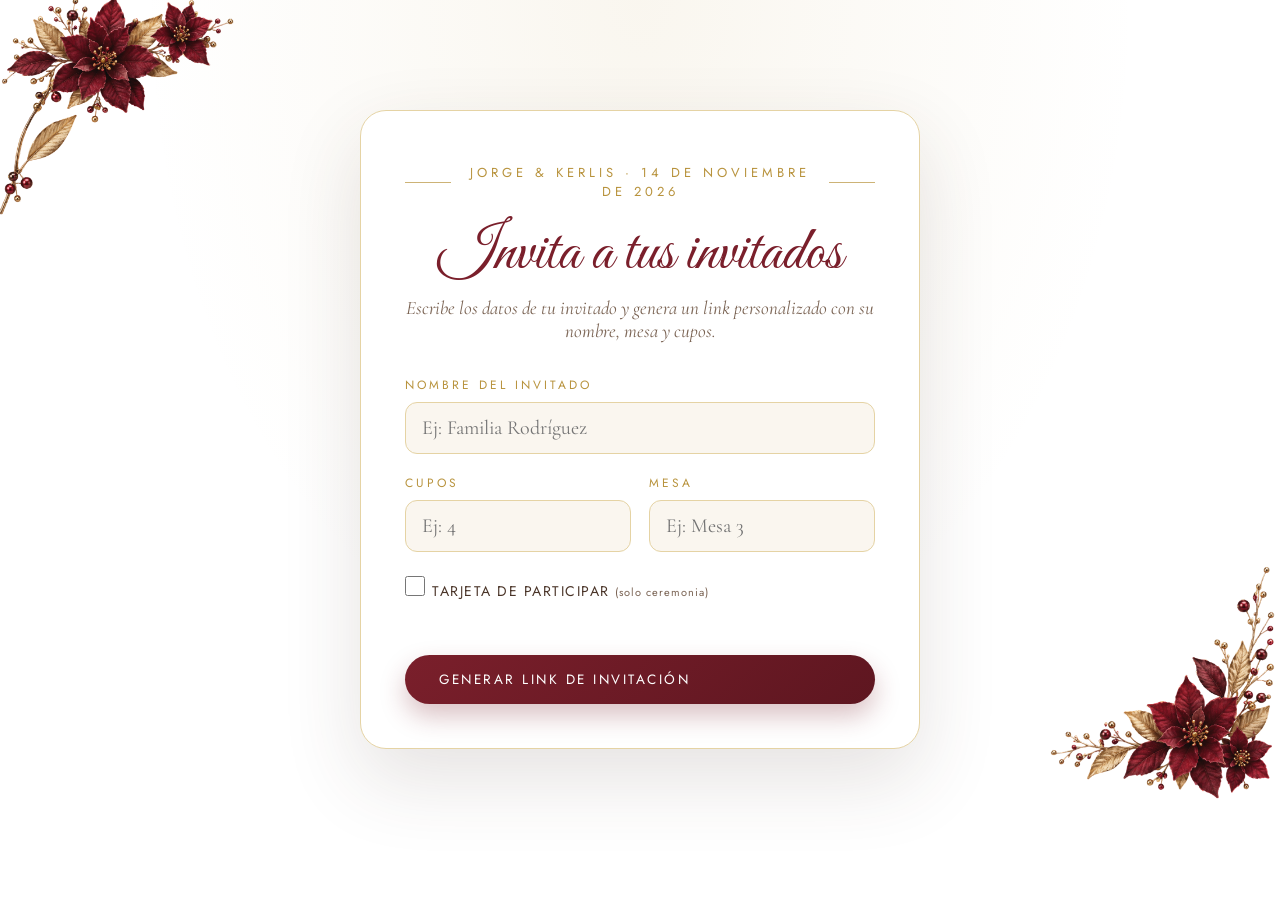
<file: index.html>
<!DOCTYPE html>
<html lang="es">
<head>
  <meta charset="UTF-8">
  <meta name="viewport" content="width=device-width, initial-scale=1.0">
  <title> Jorge &amp; Kerlis — Generar invitación</title>
  <meta name="description" content="Genera el link personalizado de invitación a la boda de Jorge y Kerlis.">
  <link rel="preconnect" href="https://fonts.googleapis.com">
  <link rel="preconnect" href="https://fonts.gstatic.com" crossorigin>
  <link rel="stylesheet" href="css/styles.css">
  <link rel="shortcut icon" href="./assets/img/jk-logo.png" type="image/png-icon">
</head>
<body>

  <main class="pagina-invitador">
    <img class="overlay-flor sup-izq" src="assets/img/flor1.png" alt="" aria-hidden="true">
    <img class="overlay-flor inf-der" src="assets/img/flor2.png" alt="" aria-hidden="true">

    <section class="invitador-tarjeta reveal visible">
      <p class="etiqueta">Jorge &amp; Kerlis · 14 de Noviembre de 2026</p>
      <h1 class="titulo-script" style="margin-top:18px;">Invita a tus invitados</h1>
      <p class="invitador-sub">Escribe los datos de tu invitado y genera un link personalizado con su nombre, mesa y cupos.</p>

      <form class="invitador-form" id="form-invitador" novalidate>
        <div class="campo">
          <label for="campo-nombre">Nombre del invitado</label>
          <input type="text" id="campo-nombre" placeholder="Ej: Familia Rodríguez" autocomplete="off" required>
        </div>
        <div class="campo-doble">
          <div class="campo">
            <label for="campo-cupos">Cupos</label>
            <input type="number" id="campo-cupos" min="1" max="20" placeholder="Ej: 4" autocomplete="off">
          </div>
          <div class="campo">
            <label for="campo-mesa">Mesa</label>
            <input type="text" id="campo-mesa" placeholder="Ej: Mesa 3" autocomplete="off">
          </div>
        </div>
        <div class="campo campo-check">
          <label class="check-label" for="campo-participante">
            <input type="checkbox" id="campo-participante">
            <span class="check-texto">Tarjeta de participar <span class="check-nota">(solo ceremonia)</span></span>
          </label>
        </div>
        <button type="submit" class="boton">Generar link de invitación</button>
      </form>

      <div class="link-generado" id="link-generado">
        <p class="etiqueta">Link personalizado</p>
        <div class="link-caja">
          <input type="text" id="input-link" readonly aria-label="Link de invitación generado">
          <button type="button" class="boton" id="boton-copiar">Copiar</button>
        </div>
        <p class="link-nota">Comparte este link con tu invitado. Al abrirlo verá la invitación con sus datos.</p>
        <p class="copiado-aviso" id="copiado-aviso">¡Link copiado!</p>
      </div>
    </section>
  </main>

  <script src="js/index.js"></script>
</body>
</html>
</file>
<file: css/styles.css>
/* ============================================================
   KERLIS & JORGE — Invitación de Boda Virtual
   ============================================================ */

@import url('https://fonts.googleapis.com/css2?family=Great+Vibes&family=Cormorant+Garamond:ital,wght@0,400;0,500;0,600;1,400;1,500&family=Jost:wght@300;400;500&display=swap');

:root {
  --burdeos: #7a1f2b;
  --burdeos-oscuro: #5e1620;
  --burdeos-claro: #a03040;
  --dorado: #b8933d;
  --dorado-claro: #c9a961;
  --dorado-suave: #e5d3a4;
  --crema: #faf6ef;
  --crema-2: #f5eee1;
  --blanco: #ffffff;
  --tinta: #4a3428;
  --tinta-suave: #7a6353;
  --font-script: 'Great Vibes', cursive;
  --font-serif: 'Cormorant Garamond', serif;
  --font-sans: 'Jost', sans-serif;
}

* { margin: 0; padding: 0; box-sizing: border-box; }

html { scroll-behavior: smooth; }

body {
  font-family: var(--font-serif);
  color: var(--tinta);
  background: var(--blanco);
  overflow-x: hidden;
  -webkit-font-smoothing: antialiased;
}

img { max-width: 100%; display: block; }

::selection { background: var(--dorado-suave); }

/* ------------------------------------------------------------
   Utilidades
------------------------------------------------------------ */
.script { font-family: var(--font-script); }

.seccion {
  position: relative;
  padding: 110px 24px 130px;
}

.seccion-crema { background: var(--crema); }
.seccion-blanca { background: var(--blanco); }

.contenedor {
  max-width: 1080px;
  margin: 0 auto;
  position: relative;
  z-index: 2;
}

.etiqueta {
  font-family: var(--font-sans);
  font-size: 13px;
  letter-spacing: 4px;
  text-transform: uppercase;
  color: var(--dorado);
  display: flex;
  align-items: center;
  justify-content: center;
  gap: 14px;
}

.etiqueta::before,
.etiqueta::after {
  content: '';
  width: 56px;
  height: 1px;
  background: var(--dorado);
  opacity: 0.7;
}

.titulo-script {
  font-family: var(--font-script);
  font-weight: 400;
  color: var(--burdeos);
  font-size: clamp(52px, 8vw, 88px);
  line-height: 1.15;
  text-align: center;
}

.ramita {
  width: 200px;
  margin: 18px auto 0;
  opacity: 0.95;
}

/* ------------------------------------------------------------
   Animaciones de aparición al hacer scroll
------------------------------------------------------------ */
.reveal {
  opacity: 0;
  transform: translateY(46px);
  transition: opacity 1s cubic-bezier(0.22, 1, 0.36, 1),
              transform 1s cubic-bezier(0.22, 1, 0.36, 1);
  transition-delay: var(--reveal-delay, 0s);
  will-change: opacity, transform;
}
.reveal.visible { opacity: 1; transform: translateY(0); }

.reveal-left { transform: translateX(-56px); }
.reveal-right { transform: translateX(56px); }
.reveal-zoom { transform: scale(0.9); }
.reveal-left.visible, .reveal-right.visible, .reveal-zoom.visible { transform: translate(0) scale(1); }

.reveal-flor { opacity: 0; transform: scale(0.4) rotate(-30deg); transition: all 1.2s cubic-bezier(0.34, 1.56, 0.64, 1); transition-delay: var(--reveal-delay, 0s); }
.reveal-flor.visible { opacity: 1; transform: scale(1) rotate(0); }

@media (prefers-reduced-motion: reduce) {
  .reveal, .reveal-flor { opacity: 1 !important; transform: none !important; transition: none !important; }
}

/* ============================================================
   1. OVERLAY DE INVITACIÓN
================================================================= */
#overlay {
  position: fixed;
  inset: 0;
  z-index: 1000;
  background:
    radial-gradient(ellipse at 50% 30%, rgba(201, 169, 97, 0.07), transparent 60%),
    var(--blanco);
  display: flex;
  flex-direction: column;
  transition: opacity 1.1s ease, visibility 1.1s;
}
#overlay.abierto {
  opacity: 0;
  visibility: hidden;
  pointer-events: none;
}

.overlay-flor {
  position: absolute;
  width: min(340px, 42vw);
  opacity: 0.95;
  pointer-events: none;
}
.overlay-flor.sup-izq { top: -12px; left: -12px; }
.overlay-flor.inf-der { bottom: 60px; right: -12px; }
@media (max-width: 640px) {
  .overlay-flor { width: 190px; }
  .overlay-flor.inf-der { bottom: 90px; }
}

.overlay-contenido {
  flex: 1;
  display: flex;
  flex-direction: column;
  align-items: center;
  justify-content: center;
  text-align: center;
  padding: 80px 28px 20px;
  max-width: 720px;
  width: 100%;
  margin: 0 auto;
  animation: flotar-suave 5s ease-in-out infinite;
}
@keyframes flotar-suave {
  0%, 100% { transform: translateY(0); }
  50% { transform: translateY(-10px); }
}

.overlay-saludo {
  font-style: italic;
  font-size: clamp(20px, 3vw, 27px);
  color: var(--tinta);
  max-width: 560px;
  margin: 0 auto;
  line-height: 1.5;
}

.overlay-nombre {
  font-family: var(--font-script);
  font-size: clamp(58px, 9vw, 96px);
  color: var(--burdeos);
  margin: 26px 0 8px;
  line-height: 1.1;
  word-break: break-word;
}

.overlay-detalles {
  font-family: var(--font-sans);
  font-size: 14px;
  letter-spacing: 3.5px;
  text-transform: uppercase;
  color: var(--dorado);
  display: flex;
  align-items: center;
  justify-content: center;
  gap: 16px;
  flex-wrap: wrap;
}
.overlay-detalles .dot {
  width: 5px; height: 5px;
  border-radius: 50%;
  background: var(--burdeos-claro);
  display: inline-block;
}

.overlay-instruccion {
  margin-top: 44px;
  font-size: clamp(19px, 2.6vw, 24px);
  font-style: italic;
  color: var(--tinta-suave);
  line-height: 1.55;
}

/* --- Sobre animado --- */
.sobre-contenedor {
  margin: 46px auto 0;
  width: 190px;
  height: 128px;
  cursor: pointer;
  position: relative;
  transition: transform 0.35s ease;
  animation: pulse-sobre 2.6s ease-in-out infinite;
}
.sobre-contenedor:hover { transform: scale(1.06); }
@keyframes pulse-sobre {
  0%, 100% { filter: drop-shadow(0 10px 18px rgba(122, 31, 43, 0.18)); }
  50% { filter: drop-shadow(0 16px 28px rgba(122, 31, 43, 0.3)); }
}

.sobre { position: absolute; inset: 0; }
.sobre-cuerpo {
  position: absolute;
  inset: 0;
  background: linear-gradient(160deg, #fffdf8, var(--crema-2));
  border: 1.5px solid var(--dorado);
  border-radius: 8px;
  box-shadow: 0 14px 34px rgba(74, 52, 40, 0.16);
  overflow: hidden;
}
.sobre-cuerpo::after {
  content: '';
  position: absolute;
  inset: 7px;
  border: 1px solid rgba(184, 147, 61, 0.35);
  border-radius: 5px;
  pointer-events: none;
}
.sobre-solapa {
  position: absolute;
  top: 0; left: 0; right: 0;
  height: 62%;
  background: linear-gradient(200deg, #fdfaf3, #f3ead8);
  border: 1.5px solid var(--dorado);
  border-bottom: none;
  border-radius: 8px 8px 0 0;
  clip-path: polygon(0 0, 100% 0, 50% 100%);
  transform-origin: top center;
  transition: transform 0.7s cubic-bezier(0.65, 0, 0.35, 1), opacity 0.7s 0.25s;
  z-index: 3;
}
.sobre-contenido-interno {
  position: absolute;
  top: 12%; left: 8%; right: 8%;
  background: var(--blanco);
  border: 1px solid var(--dorado-suave);
  border-radius: 4px;
  padding: 14px 10px;
  font-family: var(--font-script);
  color: var(--burdeos);
  font-size: 26px;
  z-index: 1;
  transform: translateY(-14px);
  opacity: 0.95;
}
.sobre-sello {
  position: absolute;
  top: 52%; left: 50%;
  transform: translate(-50%, -50%);
  width: 44px; height: 44px;
  z-index: 4;
  transition: opacity 0.5s, transform 0.5s;
}
.sobre-sello svg { width: 100%; height: 100%; }

#overlay.abriendo .sobre-solapa { transform: rotateX(178deg); opacity: 0; }
#overlay.abriendo .sobre-sello { opacity: 0; transform: translate(-50%, -50%) scale(0.4); }
#overlay.abriendo .sobre-contenido-interno { animation: carta-sube 0.9s 0.35s cubic-bezier(0.22, 1, 0.36, 1) forwards; }
@keyframes carta-sube {
  to { transform: translateY(-46px) scale(1.04); opacity: 0; }
}

.sobre-texto {
  margin-top: 16px;
  font-family: var(--font-sans);
  font-size: 12px;
  letter-spacing: 3px;
  text-transform: uppercase;
  color: var(--tinta-suave);
  animation: parpadeo-pista 2s ease-in-out infinite;
}
@keyframes parpadeo-pista { 0%, 100% { opacity: 1; } 50% { opacity: 0.45; } }

/* --- Ondas inferiores del overlay --- */
.ondas {
  position: absolute;
  width: 100%;
  height: 110px;
  flex-shrink: 0;
  pointer-events: none;
  line-height: 0;
  bottom: 0px;
  left: 0px;
}
.ondas svg {
  position: absolute;
  bottom: 0;
  left: 0;
  width: 100%;
  height: 100%;
  display: block;
}

/* --- Indicador de scroll --- */
#indicador-scroll {
  position: fixed;
  bottom: 26px;
  left: 50%;
  transform: translateX(-50%);
  z-index: 900;
  display: none;
  flex-direction: column;
  align-items: center;
  gap: 6px;
  background: rgba(255, 255, 255, 0.92);
  border: 1.5px solid var(--dorado);
  border-radius: 999px;
  padding: 12px 26px 14px;
  box-shadow: 0 12px 30px rgba(74, 52, 40, 0.18);
  cursor: pointer;
  font-family: var(--font-sans);
  font-size: 12px;
  letter-spacing: 3px;
  text-transform: uppercase;
  text-align: center;
  color: var(--burdeos);
  backdrop-filter: blur(6px);
  transition: opacity 0.5s ease, transform 0.5s ease;
}
#indicador-scroll.visible { display: flex; }
#indicador-scroll.oculto { opacity: 0; transform: translateX(-50%) translateY(16px); pointer-events: none; }
#indicador-scroll svg {
  width: 20px;
  height: 20px;
  animation: flecha-baja 1.6s ease-in-out infinite;
}
@keyframes flecha-baja {
  0%, 100% { transform: translateY(0); opacity: 1; }
  50% { transform: translateY(6px); opacity: 0.55; }
}

/* ============================================================
   2. VIDEO
================================================================= */
.seccion-video {
  background: var(--blanco);
  padding: 90px 24px 100px;
  text-align: center;
}
.video-marco {
  position: relative;
  width: min(400px, 82vw);
  margin: 0;
  aspect-ratio: 9 / 16;
  border-radius: 0;
  overflow: hidden;
  background: linear-gradient(165deg, var(--crema), var(--crema-2));
}
.video-marco video {
  width: 100%;
  height: 100%;
  object-fit: cover;
  display: block;
}
.video-placeholder {
  position: absolute;
  inset: 0;
  display: flex;
  flex-direction: column;
  align-items: center;
  justify-content: center;
  gap: 14px;
  color: var(--tinta-suave);
  background:
    radial-gradient(circle at 50% 42%, rgba(201, 169, 97, 0.14), transparent 62%),
    linear-gradient(165deg, var(--crema), var(--crema-2));
  transition: opacity 0.8s ease;
}
.video-placeholder.oculto { opacity: 0; pointer-events: none; }
.video-placeholder .icono-camara-grande { width: 64px; height: 64px; opacity: 0.6; }
.video-placeholder p {
  font-family: var(--font-sans);
  font-size: 12.5px;
  letter-spacing: 2.5px;
  text-transform: uppercase;
  padding: 0 30px;
  line-height: 1.9;
}
.video-placeholder .flor-video { position: absolute; width: 110px; opacity: 0.85; }
.video-placeholder .flor-video.si { top: 6px; left: 6px; }
.video-placeholder .flor-video.id { bottom: 6px; right: 6px; }

/* ============================================================
   3. DESCRIPCIÓN + TEMPORIZADOR
================================================================= */
.seccion-descripcion { text-align: center; }

.descripcion-texto {
  max-width: 760px;
  margin: 34px auto 0;
  font-size: clamp(20px, 2.8vw, 26px);
  line-height: 1.75;
  font-style: italic;
  color: var(--tinta);
}
.descripcion-texto strong { color: var(--burdeos); font-weight: 600; }

.descripcion-firma {
  margin-top: 40px;
  display: flex;
  flex-direction: column;
  align-items: center;
  gap: 4px;
}
.descripcion-firma .script { font-size: clamp(40px, 6vw, 58px); color: var(--burdeos); }
.descripcion-firma .fecha {
  font-family: var(--font-sans);
  letter-spacing: 5px;
  font-size: 14px;
  text-transform: uppercase;
  color: var(--dorado);
}

/* Temporizador */
.contador {
  margin: 0px auto 0;
  display: flex;
  justify-content: center;
  align-items: stretch;
  gap: clamp(12px, 3vw, 30px);
}
.contador-item {
  position: relative;
  min-width: clamp(70px, 15vw, 120px);
  text-align: center;
}
.contador-numero {
  font-family: var(--font-serif);
  font-weight: 600;
  font-size: clamp(44px, 7vw, 64px);
  color: var(--burdeos);
  line-height: 1;
  font-variant-numeric: tabular-nums;
}
.contador-item + .contador-separador { margin-top: 2px; }
.contador-label {
  margin-top: 8px;
  font-family: var(--font-sans);
  font-size: 11.5px;
  letter-spacing: 3px;
  text-transform: uppercase;
  color: var(--tinta-suave);
}
.contador-separador {
  align-self: center;
  font-family: var(--font-serif);
  font-size: clamp(30px, 5vw, 46px);
  color: var(--dorado);
  opacity: 0.7;
}
.contador-final {
  margin-top: 34px;
  font-style: italic;
  font-size: 21px;
  color: var(--tinta-suave);
}

/* ============================================================
   4. FOTO PRINCIPAL — PAPEL ROTO
================================================================= */
.seccion-foto { padding: 0; }

.foto-principal {
  position: relative;
  height: min(78vh, 780px);
  min-height: 480px;
  background:
    radial-gradient(circle at 50% 40%, rgba(201, 169, 97, 0.12), transparent 60%),
    linear-gradient(160deg, #f3ecdd, #e9dfc9);
  overflow: hidden;
}
.foto-principal img { width: 100%; height: 100%; object-fit: cover; }
.foto-placeholder {
  position: absolute;
  inset: 0;
  display: flex;
  flex-direction: column;
  align-items: center;
  justify-content: center;
  gap: 18px;
  color: var(--tinta-suave);
  text-align: center;
  padding: 20px;
}
.foto-placeholder .script { font-size: clamp(40px, 6vw, 62px); color: var(--burdeos); }
.foto-placeholder .nota {
  font-family: var(--font-sans);
  font-size: 12.5px;
  letter-spacing: 3px;
  text-transform: uppercase;
  border: 1px solid var(--dorado-suave);
  border-radius: 999px;
  padding: 10px 22px;
  background: rgba(255, 255, 255, 0.65);
}

/* ============================================================
   5. ITINERARIO
================================================================= */
.participante-badge {
  display: inline-block;
  margin-top: 14px;
  font-family: var(--font-sans);
  font-size: 12px;
  letter-spacing: 2.5px;
  text-transform: uppercase;
  color: var(--dorado);
  border: 1.5px solid var(--dorado-suave);
  border-radius: 999px;
  padding: 8px 22px;
  background: var(--blanco);
}
.seccion-itinerario { text-align: center; }

.itinerario-lista {
  margin: 60px auto 0;
  max-width: 720px;
  position: relative;
  text-align: left;
}
.itinerario-lista::before {
  content: '';
  position: absolute;
  top: 12px;
  bottom: 12px;
  left: 50%;
  width: 2px;
  background: linear-gradient(to bottom, transparent, var(--dorado-claro) 12%, var(--dorado-claro) 88%, transparent);
  transform: translateX(-50%);
}
.itinerario-item {
  position: relative;
  width: 50%;
  padding: 8px 54px 44px 0;
}
.itinerario-item:nth-child(even) {
  margin-left: 50%;
  padding: 8px 0 44px 54px;
}
.itinerario-item::before {
  content: '';
  position: absolute;
  top: 26px;
  right: -7px;
  width: 14px;
  height: 14px;
  border-radius: 50%;
  background: var(--blanco);
  border: 3px solid var(--burdeos);
  z-index: 2;
}
.itinerario-item:nth-child(even)::before { right: auto; left: -7px; }

.itinerario-hora {
  font-family: var(--font-sans);
  font-size: 13px;
  letter-spacing: 3px;
  text-transform: uppercase;
  color: var(--dorado);
  margin-bottom: 6px;
}
.itinerario-titulo {
  font-family: var(--font-script);
  font-size: 38px;
  color: var(--burdeos);
  line-height: 1.2;
}
.itinerario-nota {
  font-style: italic;
  color: var(--tinta-suave);
  font-size: 17.5px;
  margin-top: 4px;
}
.itinerario-icono {
  position: absolute;
  top: 4px;
  right: -30px;
  width: 60px;
  height: 60px;
  background: var(--blanco);
  border: 1.5px solid var(--dorado-suave);
  border-radius: 50%;
  display: flex;
  align-items: center;
  justify-content: center;
  box-shadow: 0 8px 20px rgba(122, 31, 43, 0.1);
  z-index: 2;
}
.itinerario-item:nth-child(even) .itinerario-icono { right: auto; left: -30px; }
.itinerario-icono img { width: 34px; height: 34px; }

@media (max-width: 720px) {
  .itinerario-lista::before { left: 29px; transform: none; }
  .itinerario-item,
  .itinerario-item:nth-child(even) {
    width: 100%;
    margin-left: 0;
    padding: 8px 0 38px 76px;
  }
  .itinerario-item::before,
  .itinerario-item:nth-child(even)::before {
    left: 23px;
    right: auto;
  }
  .itinerario-icono,
  .itinerario-item:nth-child(even) .itinerario-icono {
    left: 0;
    right: auto;
    width: 58px;
    height: 58px;
  }
}

/* ============================================================
   6. DIRECCIONES
================================================================= */
.seccion-direcciones .contenedor {
  display: grid;
  grid-template-columns: repeat(auto-fit, minmax(320px, 1fr));
  gap: 40px;
}
.tarjeta-lugar {
  background: var(--blanco);
  border: 1.5px solid var(--dorado-suave);
  border-radius: 22px;
  padding: 46px 36px 40px;
  text-align: center;
  box-shadow: 0 20px 50px rgba(74, 52, 40, 0.09);
  position: relative;
  overflow: hidden;
}
.tarjeta-lugar::before {
  content: '';
  position: absolute;
  top: 0; left: 0; right: 0;
  height: 6px;
  background: linear-gradient(90deg, var(--burdeos), var(--dorado-claro), var(--burdeos));
}
.lugar-ilustracion {
  width: 92px;
  height: 92px;
  margin: 0 auto 22px;
  border-radius: 50%;
  background: var(--crema);
  border: 1.5px solid var(--dorado-suave);
  display: flex;
  align-items: center;
  justify-content: center;
}
.lugar-ilustracion img { width: 52px; height: 52px; }
.lugar-tipo {
  font-family: var(--font-sans);
  font-size: 12px;
  letter-spacing: 4px;
  text-transform: uppercase;
  color: var(--dorado);
}
.lugar-nombre {
  font-family: var(--font-script);
  font-size: 42px;
  color: var(--burdeos);
  margin: 8px 0 4px;
}
.lugar-direccion {
  font-style: italic;
  color: var(--tinta-suave);
  font-size: 18.5px;
  line-height: 1.55;
  max-width: 320px;
  margin: 0 auto;
}
.boton {
  display: inline-flex;
  align-items: center;
  gap: 10px;
  margin-top: 26px;
  font-family: var(--font-sans);
  font-size: 13.5px;
  letter-spacing: 2.5px;
  text-transform: uppercase;
  text-decoration: none;
  color: var(--blanco);
  background: linear-gradient(140deg, var(--burdeos), var(--burdeos-oscuro));
  padding: 15px 34px;
  border-radius: 999px;
  border: none;
  cursor: pointer;
  transition: transform 0.3s ease, box-shadow 0.3s ease;
  box-shadow: 0 12px 26px rgba(122, 31, 43, 0.28);
}
.boton:hover { transform: translateY(-3px); box-shadow: 0 18px 34px rgba(122, 31, 43, 0.36); }
.boton img { width: 17px; height: 17px; filter: brightness(0) invert(1); }
.boton-dorado {
  background: linear-gradient(140deg, var(--dorado), #9a7a2e);
  box-shadow: 0 12px 26px rgba(154, 122, 46, 0.3);
}
.boton-dorado:hover { box-shadow: 0 18px 34px rgba(154, 122, 46, 0.4); }
.boton-outline {
  background: transparent;
  color: var(--burdeos);
  border: 1.5px solid var(--burdeos);
  box-shadow: none;
}
.boton-outline:hover { background: rgba(122, 31, 43, 0.06); }

/* ============================================================
   7. NUESTRO AMOR — MOSAICO
================================================================= */
.seccion-amor { text-align: center; }
.mosaico {
  margin: 56px auto 0;
  columns: 3;
  column-gap: 18px;
  max-width: 980px;
}
@media (max-width: 760px) { .mosaico { columns: 2; } }
.mosaico-item {
  break-inside: avoid;
  margin-bottom: 18px;
  border-radius: 16px;
  overflow: hidden;
  border: 1.5px solid var(--dorado-suave);
  box-shadow: 0 14px 34px rgba(74, 52, 40, 0.12);
  position: relative;
  background: linear-gradient(150deg, #f3ecdd, #e7dcc4);
}
.mosaico-item img { width: 100%; transition: transform 0.8s cubic-bezier(0.22, 1, 0.36, 1); }
.mosaico-item:hover img { transform: scale(1.06); }
.mosaico-item::after {
  content: '';
  position: absolute;
  inset: 6px;
  border: 1px solid rgba(255, 255, 255, 0.55);
  border-radius: 11px;
  pointer-events: none;
}
.mosaico-foto-1 { aspect-ratio: 3 / 4; }
.mosaico-foto-2 { aspect-ratio: 1 / 1; }
.mosaico-foto-3 { aspect-ratio: 4 / 5; }
.mosaico-foto-4 { aspect-ratio: 1 / 1; }
.mosaico-foto-5 { aspect-ratio: 3 / 4; }
.mosaico-foto-6 { aspect-ratio: 4 / 5; }
.mosaico-vacio {
  width: 100%;
  height: 100%;
  min-height: 180px;
  display: flex;
  align-items: center;
  justify-content: center;
  color: var(--tinta-suave);
  font-family: var(--font-sans);
  font-size: 12px;
  letter-spacing: 2.5px;
  text-transform: uppercase;
  background:
    radial-gradient(circle at 50% 45%, rgba(201, 169, 97, 0.16), transparent 60%),
    linear-gradient(150deg, #f3ecdd, #e7dcc4);
}

/* ============================================================
   8. CONSIDERACIONES
================================================================= */
.seccion-consideraciones { text-align: center; }
.dresscode-grid {
  margin: 54px auto 0;
  max-width: 860px;
  display: grid;
  grid-template-columns: repeat(auto-fit, minmax(300px, 1fr));
  gap: 34px;
}
.dresscode-tarjeta {
  background: var(--crema);
  border: 1.5px solid var(--dorado-suave);
  border-radius: 20px;
  padding: 40px 30px 34px;
}
.dresscode-tarjeta img.icono { width: 66px; height: 66px; margin: 0 auto 16px; }
.dresscode-titulo {
  font-family: var(--font-script);
  font-size: 36px;
  color: var(--burdeos);
}
.dresscode-texto {
  margin-top: 10px;
  font-style: italic;
  font-size: 18.5px;
  color: var(--tinta-suave);
  line-height: 1.6;
}
.musica-bloque {
  margin: 60px auto 0;
  max-width: 680px;
}
.musica-bloque img.icono { width: 58px; height: 58px; margin: 0 auto 16px; }
.musica-texto {
  font-size: clamp(20px, 2.8vw, 25px);
  font-style: italic;
  line-height: 1.65;
  color: var(--tinta);
}
.musica-texto strong { color: var(--burdeos); }

/* ============================================================
   9. COMPARTE FOTOS
================================================================= */
.seccion-compartir {
  position: relative;
  padding: 150px 24px;
  text-align: center;
  color: var(--blanco);
  overflow: hidden;
  background:
    linear-gradient(rgba(46, 22, 26, 0.82), rgba(46, 22, 26, 0.86)),
    radial-gradient(circle at 50% 40%, rgba(201, 169, 97, 0.2), transparent 55%),
    linear-gradient(150deg, #4a2c30, #2e161a);
}
.compartir-contenido { position: relative; z-index: 2; }
.compartir-icono {
  width: 84px;
  height: 84px;
  margin: 0 auto 24px;
  border-radius: 50%;
  border: 1.5px solid rgba(201, 169, 97, 0.65);
  background: rgba(255, 255, 255, 0.07);
  display: flex;
  align-items: center;
  justify-content: center;
}
.compartir-icono svg { width: 40px; height: 40px; }
.compartir-titulo {
  font-family: var(--font-script);
  font-size: clamp(46px, 7vw, 72px);
  color: var(--dorado-claro);
  line-height: 1.2;
}
.compartir-hashtag {
  display: inline-block;
  margin-top: 22px;
  font-family: var(--font-sans);
  font-size: clamp(17px, 2.6vw, 22px);
  letter-spacing: 3px;
  border: 1px solid rgba(201, 169, 97, 0.7);
  border-radius: 999px;
  padding: 13px 34px;
  background: rgba(255, 255, 255, 0.06);
}
.compartir-nota {
  margin-top: 22px;
  font-style: italic;
  font-size: 19px;
  color: rgba(255, 255, 255, 0.82);
}
.compartir-flor { position: absolute; width: 240px; opacity: 0.5; z-index: 1; }
.compartir-flor.si { top: 12px; left: -30px; }
.compartir-flor.id { bottom: 12px; right: -30px; }

/* ============================================================
   10. Y A LOS NIÑOS
================================================================= */
.seccion-ninos { text-align: center; }
.ninos-icono {
  width: 130px;
  margin: 22px auto 0;
  display: block;
}
.ninos-texto {
  margin-top: 30px;
  font-size: clamp(22px, 3.4vw, 30px);
  font-style: italic;
  color: var(--tinta);
  line-height: 1.6;
  position: relative;
  display: inline-block;
  padding: 0 30px;
}
.ninos-texto::before,
.ninos-texto::after {
  content: '"';
  font-family: var(--font-script);
  font-size: 60px;
  color: var(--dorado);
  opacity: 0.5;
  position: absolute;
  top: -18px;
}
.ninos-texto::before { left: -8px; }
.ninos-texto::after { right: -8px; }

/* ============================================================
   11. LLUVIA DE SOBRES
================================================================= */
.seccion-sobres { text-align: center; }
.sobre-contenido {
  max-width: 520px;
  margin: 36px auto 0;
}
.sobre-texto {
  font-size: clamp(19px, 2.6vw, 24px);
  font-style: italic;
  color: var(--tinta);
  line-height: 1.65;
}
.sobre-qr-marco {
  margin: 34px auto 0;
  width: min(240px, 60vw);
  background: var(--blanco);
  border: 1.5px solid var(--dorado);
  border-radius: 18px;
  padding: 16px;
  box-shadow: 0 16px 40px rgba(74, 52, 40, 0.12);
  position: relative;
}
.sobre-qr-marco::before {
  content: '';
  position: absolute;
  inset: 6px;
  border: 1px solid rgba(184, 147, 61, 0.35);
  border-radius: 12px;
  pointer-events: none;
}
.sobre-qr {
  width: 100%;
  border-radius: 10px;
  display: block;
}
.sobre-llave {
  margin-top: 30px;
  display: flex;
  align-items: center;
  justify-content: center;
  gap: 12px;
  flex-wrap: wrap;
}
.sobre-llave-label {
  font-family: var(--font-sans);
  font-size: 13px;
  letter-spacing: 3px;
  text-transform: uppercase;
  color: var(--dorado);
}
.sobre-llave-valor {
  font-family: var(--font-serif);
  font-size: clamp(24px, 4vw, 32px);
  font-weight: 600;
  color: var(--burdeos);
  background: var(--crema);
  border: 1.5px solid var(--dorado-suave);
  border-radius: 12px;
  padding: 10px 24px;
  letter-spacing: 1px;
}
.sobre-nota {
  margin-top: 14px;
  font-style: italic;
  font-size: 16.5px;
  color: var(--tinta-suave);
}

/* ============================================================
   11. CONFIRMAR ASISTENCIA
================================================================= */
.seccion-confirmacion { text-align: center; }
.confirmacion-texto {
  max-width: 640px;
  margin: 30px auto 0;
  font-size: clamp(21px, 3vw, 27px);
  font-style: italic;
  line-height: 1.7;
}
.confirmacion-texto .fecha-limite { color: var(--burdeos); font-weight: 600; font-style: normal; }
.confirmacion-botones {
  margin-top: 44px;
  display: flex;
  flex-direction: column;
  align-items: center;
  gap: 18px;
}
.confirmacion-nombre {
  margin-top: 30px;
  display: flex;
  align-items: center;
  justify-content: center;
  gap: 14px;
  color: var(--tinta-suave);
  font-family: var(--font-sans);
  font-size: 13px;
  letter-spacing: 2.5px;
  text-transform: uppercase;
}
.confirmacion-nombre .script { font-size: 34px; color: var(--burdeos); text-transform: none; letter-spacing: 0; }

/* ============================================================
   FOOTER
================================================================= */
.footer {
  position: relative;
  background: var(--burdeos-oscuro);
  color: var(--dorado-suave);
  text-align: center;
  padding: 70px 24px 46px;
}
.footer-flor { position: absolute; width: 150px; opacity: 0.55; }
.footer-flor.si { top: -30px; left: 24px; }
.footer-flor.id { top: -30px; right: 24px; }
.footer-script {
  font-family: var(--font-script);
  font-size: clamp(44px, 7vw, 66px);
  color: #f3e3bd;
  line-height: 1.15;
}
.footer-fecha {
  margin-top: 10px;
  font-family: var(--font-sans);
  font-size: 13px;
  letter-spacing: 5px;
  text-transform: uppercase;
}
.footer-corazon { width: 22px; margin: 20px auto 0; }

/* ============================================================
   VISTA INVITADOR (index.html)
================================================================= */
.pagina-invitador {
  min-height: 100vh;
  display: flex;
  align-items: center;
  justify-content: center;
  background:
    radial-gradient(ellipse at 50% 0%, rgba(201, 169, 97, 0.1), transparent 55%),
    var(--blanco);
  padding: 70px 22px 110px;
  position: relative;
  overflow: hidden;
}
.pagina-invitador .overlay-flor.sup-izq { width: 260px; }
.pagina-invitador .overlay-flor.inf-der { width: 260px; bottom: 90px; }

.invitador-tarjeta {
  position: relative;
  z-index: 2;
  width: min(560px, 100%);
  background: var(--blanco);
  border: 1.5px solid var(--dorado-suave);
  border-radius: 26px;
  box-shadow: 0 30px 80px rgba(74, 52, 40, 0.14);
  padding: 52px 44px 44px;
  text-align: center;
}
.invitador-tarjeta .titulo-script { font-size: clamp(44px, 7vw, 62px); }
.invitador-sub {
  margin-top: 6px;
  font-style: italic;
  color: var(--tinta-suave);
  font-size: 19px;
}
.invitador-form { margin-top: 34px; display: flex; flex-direction: column; gap: 20px; }
.campo { text-align: left; }
.campo label {
  display: block;
  font-family: var(--font-sans);
  font-size: 12px;
  letter-spacing: 3px;
  text-transform: uppercase;
  color: var(--dorado);
  margin-bottom: 8px;
}
.campo input {
  width: 100%;
  font-family: var(--font-serif);
  font-size: 20px;
  color: var(--tinta);
  padding: 13px 16px;
  border: 1.5px solid var(--dorado-suave);
  border-radius: 12px;
  background: var(--crema);
  outline: none;
  transition: border-color 0.3s, box-shadow 0.3s;
}
.campo input:focus {
  border-color: var(--dorado);
  box-shadow: 0 0 0 4px rgba(201, 169, 97, 0.18);
}
.campo-doble { display: grid; grid-template-columns: 1fr 1fr; gap: 18px; }
@media (max-width: 480px) { .campo-doble { grid-template-columns: 1fr; } }

.campo-check { margin-top: 4px; }
.check-label {
  display: flex;
  align-items: center;
  gap: 12px;
  cursor: pointer;
  user-select: none;
}
.check-label input[type="checkbox"] {
  width: 20px;
  height: 20px;
  accent-color: var(--burdeos);
  cursor: pointer;
  flex-shrink: 0;
}
.check-texto {
  font-family: var(--font-sans);
  font-size: 14px;
  letter-spacing: 1.5px;
  text-transform: uppercase;
  color: var(--tinta);
}
.check-nota {
  font-size: 11px;
  color: var(--tinta-suave);
  letter-spacing: 1px;
  text-transform: none;
}

.link-generado {
  margin-top: 30px;
  display: none;
  background: var(--crema);
  border: 1.5px dashed var(--dorado);
  border-radius: 14px;
  padding: 20px;
}
.link-generado.visible { display: block; animation: aparecer-link 0.7s cubic-bezier(0.22, 1, 0.36, 1); }
@keyframes aparecer-link { from { opacity: 0; transform: translateY(14px); } to { opacity: 1; transform: none; } }
.link-generado .etiqueta { margin-bottom: 12px; }
.link-caja {
  display: flex;
  gap: 10px;
  align-items: center;
}
.link-caja input {
  flex: 1;
  min-width: 0;
  font-family: var(--font-sans);
  font-size: 13.5px;
  color: var(--tinta-suave);
  background: var(--blanco);
  border: 1px solid var(--dorado-suave);
  border-radius: 9px;
  padding: 11px 13px;
}
.link-caja .boton { margin-top: 0; padding: 12px 20px; white-space: nowrap; }
.link-nota { margin-top: 12px; font-size: 15px; font-style: italic; color: var(--tinta-suave); }
.copiado-aviso {
  margin-top: 10px;
  font-family: var(--font-sans);
  font-size: 12px;
  letter-spacing: 2px;
  text-transform: uppercase;
  color: var(--burdeos);
  opacity: 0;
  transition: opacity 0.4s;
}
.copiado-aviso.visible { opacity: 1; }

/* ============================================================
   PLANTILLA PDF (off-screen)
================================================================= */
#pdf-template {
  position: fixed;
  left: -9999px;
  top: 0;
  width: 794px;
  background: var(--crema);
  padding: 0;
  font-family: var(--font-serif);
}
.pdf-marco {
  margin: 20px;
  border: 2px solid var(--dorado);
  outline: 1px solid var(--dorado-suave);
  outline-offset: 5px;
  padding: 40px 44px 34px;
  text-align: center;
  position: relative;
  background: linear-gradient(170deg, #fffdf8, var(--crema));
}
.pdf-flor { position: absolute; width: 100px; }
.pdf-flor.si { top: 6px; left: 6px; }
.pdf-flor.id { bottom: 6px; right: 6px; }
.pdf-titulo { font-family: var(--font-script); font-size: 58px; color: var(--burdeos); line-height: 1.1; }
.pdf-fecha { margin-top: 4px; font-family: var(--font-sans); letter-spacing: 5px; font-size: 13px; text-transform: uppercase; color: var(--dorado); }
.pdf-ramita { width: 150px; margin: 10px auto 0; }
.pdf-para { margin-top: 16px; font-style: italic; font-size: 20px; color: var(--tinta-suave); }
.pdf-nombre { font-family: var(--font-script); font-size: 50px; color: var(--burdeos); margin-top: 4px; word-break: break-word; }
.pdf-detalles { margin-top: 6px; font-family: var(--font-sans); font-size: 12px; letter-spacing: 2.5px; text-transform: uppercase; color: var(--dorado); }
.pdf-divisor { width: 70%; margin: 16px auto; height: 1px; background: linear-gradient(90deg, transparent, var(--dorado), transparent); }
.pdf-sub { font-family: var(--font-script); font-size: 32px; color: var(--burdeos); }
.pdf-linea { display: flex; justify-content: space-between; gap: 14px; margin-top: 8px; font-size: 16px; line-height: 1.35; }
.pdf-linea .hora { font-family: var(--font-sans); font-size: 12px; letter-spacing: 1.5px; color: var(--dorado); min-width: 68px; text-align: left; padding-top: 2px; }
.pdf-linea .dato { text-align: left; font-style: italic; color: var(--tinta); }
.pdf-hashtag { margin-top: 16px; font-family: var(--font-sans); font-size: 13px; letter-spacing: 2.5px; color: var(--burdeos); }
.pdf-nota { margin-top: 6px; font-size: 14px; font-style: italic; color: var(--tinta-suave); }
.pdf-direccion { margin-top: 8px; font-size: 15px; line-height: 1.4; }
.pdf-dir-tipo { font-family: var(--font-sans); font-size: 11px; letter-spacing: 2.5px; text-transform: uppercase; color: var(--dorado); }
.pdf-dir-nombre { font-style: italic; color: var(--burdeos); font-weight: 600; }
.pdf-dir-dir { color: var(--tinta-suave); font-size: 13.5px; }

/* ============================================================
   MEDIA QUERIES — MÓVIL
================================================================= */
@media (max-width: 640px) {
  .seccion { padding: 80px 18px 100px; }

  /* Video cubre la totalidad de la sección */
  .seccion-video { padding: 0px; }
  .video-marco {
    width: 100%;
    border-radius: 0;
    border:none;
  }

  /* Números del reloj más pequeños */
  .contador { gap: 8px; flex-wrap: nowrap; }
  .contador-item { min-width: 0; }
  .contador-numero { font-size: clamp(30px, 10.5vw, 40px); }
  .contador-separador { font-size: 24px; }
  .contador-label { font-size: 10px; letter-spacing: 2px; }

  .overlay-contenido { padding: 60px 22px 10px; }
  .overlay-nombre { font-size: clamp(48px, 15vw, 80px); }
  .sobre-contenedor { width: 170px; height: 115px; }

  .itinerario-titulo { font-size: 32px; }
  .lugar-nombre { font-size: 36px; }
  .footer-flor { width: 110px; }
}
</file>
